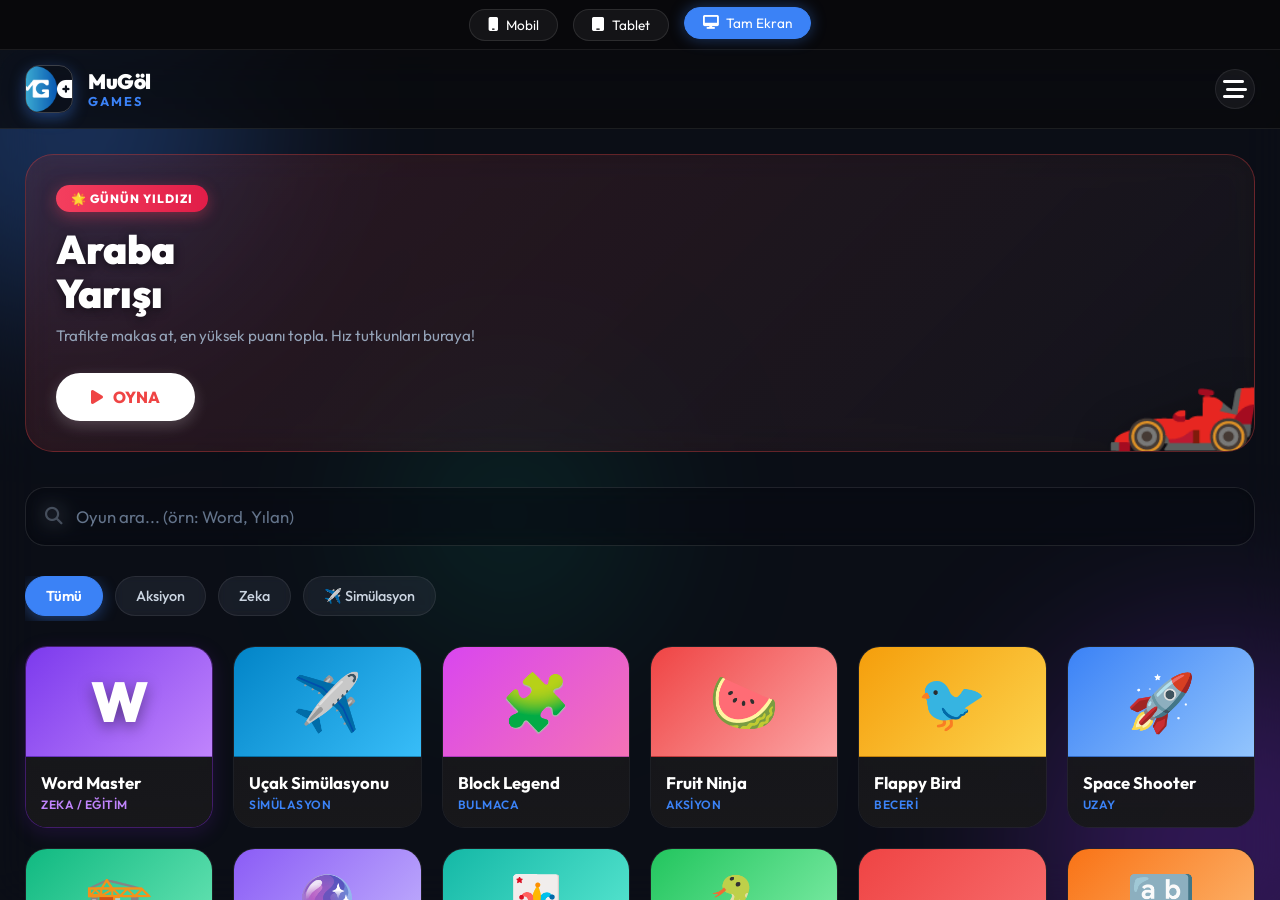
<file: ai_studio_code (15) (17).html>
<!DOCTYPE html>
<html lang="tr">
<head>
    <meta charset="UTF-8">
    <meta name="viewport" content="width=device-width, initial-scale=1.0, maximum-scale=1.0, user-scalable=no">
    <title>MuGöl GAMES - Oyun Portalı</title>
    <link href="https://cdnjs.cloudflare.com/ajax/libs/font-awesome/6.4.0/css/all.min.css" rel="stylesheet">
    <link href="https://fonts.googleapis.com/css2?family=Outfit:wght@300;400;500;600;700;900&display=swap" rel="stylesheet">
    <!-- Google AdSense -->
    <script async src="https://pagead2.googlesyndication.com/pagead/js/adsbygoogle.js?client=ca-pub-1880946354382681" crossorigin="anonymous"></script>
    <!-- AMP Auto Ads -->
    <script async custom-element="amp-auto-ads"
            src="https://cdn.ampproject.org/v0/amp-auto-ads-0.1.js">
    </script>
    
    <style>
        :root {
            --bg-dark: #09090b; /* Daha derin bir siyah/gri */
            --bg-card: rgba(24, 24, 27, 0.6); /* Glassmorphism için saydamlaştırıldı */
            --primary: #3b82f6; 
            --primary-glow: rgba(59, 130, 246, 0.4);
            --accent: #f43f5e;
            --text-main: #f8fafc;
            --text-sub: #94a3b8;
            --glass-border: 1px solid rgba(255, 255, 255, 0.08);
        }

        * {
            margin: 0;
            padding: 0;
            box-sizing: border-box;
            font-family: 'Outfit', sans-serif;
            -webkit-tap-highlight-color: transparent;
        }

        body {
            background-color: #020617;
            color: var(--text-main);
            height: 100vh;
            overflow: hidden;
            display: flex;
            flex-direction: column;
        }

        /* --- SİMÜLASYON KONTROL BARI --- */
        .simulator-bar {
            height: 50px;
            background: rgba(9, 9, 11, 0.9);
            border-bottom: var(--glass-border);
            display: flex;
            align-items: center;
            justify-content: center;
            gap: 15px;
            z-index: 9999;
            backdrop-filter: blur(10px);
        }

        .sim-btn {
            background: rgba(255,255,255,0.05);
            border: 1px solid rgba(255,255,255,0.1);
            color: #fff;
            padding: 6px 18px;
            border-radius: 30px;
            cursor: pointer;
            font-size: 0.85rem;
            transition: all 0.3s cubic-bezier(0.25, 0.8, 0.25, 1);
            display: flex;
            align-items: center;
            gap: 8px;
        }

        .sim-btn:hover, .sim-btn.active {
            background: var(--primary);
            border-color: var(--primary);
            box-shadow: 0 0 15px var(--primary-glow);
            transform: translateY(-2px);
        }

        /* --- ANA UYGULAMA ALANI & HAREKETLİ ARKA PLAN --- */
        .app-container {
            flex: 1;
            display: flex;
            justify-content: center;
            background: var(--bg-dark);
            position: relative;
            overflow: hidden;
        }

        .bg-gradient {
            position: absolute;
            width: 100%; height: 100%;
            z-index: 0;
            overflow: hidden;
        }

        /* Animasyonlu Neon Küreler (Bloblar) */
        .blob {
            position: absolute;
            border-radius: 50%;
            filter: blur(90px);
            opacity: 0.5;
            animation: floatBlob 15s infinite alternate ease-in-out;
            will-change: transform;
        }
        .blob-1 { width: 350px; height: 350px; background: #3b82f6; top: -100px; left: -100px; }
        .blob-2 { width: 400px; height: 400px; background: #8a2be2; bottom: -150px; right: -150px; animation-delay: -5s; }
        .blob-3 { width: 250px; height: 250px; background: #059669; top: 40%; left: 30%; opacity: 0.3; animation-delay: -10s; }

        @keyframes floatBlob { 
            0% { transform: translate(0, 0) scale(1); }
            100% { transform: translate(60px, 80px) scale(1.1); }
        }

        .device-frame {
            background: rgba(15, 23, 42, 0.4);
            backdrop-filter: blur(20px);
            width: 100%;
            height: 100%;
            position: relative;
            z-index: 1;
            display: flex;
            flex-direction: column;
            transition: all 0.5s cubic-bezier(0.25, 0.8, 0.25, 1);
        }

        /* --- HEADER & LOGO --- */
        .header {
            padding: 15px 25px;
            display: flex;
            align-items: center;
            justify-content: space-between;
            background: rgba(9, 9, 11, 0.7);
            backdrop-filter: blur(20px);
            -webkit-backdrop-filter: blur(20px);
            border-bottom: var(--glass-border);
            z-index: 50;
        }

        .logo-area { display: flex; align-items: center; gap: 15px; }

        .logo-box {
            width: 48px; height: 48px;
            background: linear-gradient(135deg, var(--primary), #60a5fa);
            border-radius: 14px; /* Yuvarlak yerine modern kare-oval arası */
            display: flex; align-items: center; justify-content: center;
            box-shadow: 0 5px 15px var(--primary-glow);
            font-size: 1.5rem; color: white; overflow: hidden;
            border: 1px solid rgba(255,255,255,0.2);
        }

        .logo-title { font-weight: 900; font-size: 1.3rem; letter-spacing: -0.5px; color: #fff; line-height: 1.2; }
        .logo-subtitle { font-size: 0.8rem; color: var(--primary); font-weight: 700; letter-spacing: 2px; text-transform: uppercase; }

        .menu-btn {
            font-size: 1.5rem;
            color: #fff;
            cursor: pointer;
            transition: transform 0.2s, color 0.2s;
            width: 40px; height: 40px;
            display: flex; align-items: center; justify-content: center;
            background: rgba(255,255,255,0.05);
            border-radius: 50%; border: var(--glass-border);
        }
        .menu-btn:hover { transform: scale(1.05); background: rgba(255,255,255,0.1); color: var(--primary); }

        /* Filtre Butonları */
        .filter-btn {
            background: rgba(255,255,255,0.05);
            color: #cbd5e1;
            border: var(--glass-border);
            padding: 10px 20px;
            border-radius: 30px;
            white-space: nowrap;
            font-size: 0.9rem; font-weight: 500;
            cursor: pointer;
            transition: all 0.3s ease;
            backdrop-filter: blur(5px);
        }

        .filter-btn:hover { background: rgba(255,255,255,0.1); color: #fff; }

        .filter-btn.active {
            background: var(--primary); border-color: var(--primary);
            color: #fff; box-shadow: 0 4px 15px var(--primary-glow); font-weight: 600;
        }

        /* --- İÇERİK & CUSTOM SCROLLBAR --- */
        .content {
            flex: 1;
            overflow-y: auto;
            padding: 25px;
            padding-bottom: 80px;
            scroll-behavior: smooth;
        }

        .content::-webkit-scrollbar { width: 6px; }
        .content::-webkit-scrollbar-track { background: transparent; }
        .content::-webkit-scrollbar-thumb { background: rgba(255,255,255,0.15); border-radius: 10px; }
        .content::-webkit-scrollbar-thumb:hover { background: rgba(255,255,255,0.3); }

        /* HERO SECTION (Animasyonlu Günün Yıldızı) */
        .hero-card {
            background: linear-gradient(135deg, rgba(59, 130, 246, 0.15), rgba(138, 43, 226, 0.1));
            border: 1px solid rgba(255, 255, 255, 0.08);
            border-radius: 28px;
            padding: 30px;
            margin-bottom: 35px;
            position: relative;
            overflow: hidden;
            backdrop-filter: blur(15px);
            transition: all 0.5s ease;
        }
        
        .hero-card:hover { border-color: rgba(255,255,255,0.15); box-shadow: 0 15px 35px rgba(0,0,0,0.4); }

        .hero-badge {
            background: linear-gradient(90deg, var(--accent), #e11d48);
            color: white; padding: 6px 15px; border-radius: 20px;
            font-size: 0.75rem; font-weight: 800; letter-spacing: 1px;
            display: inline-block; margin-bottom: 15px;
            box-shadow: 0 4px 15px rgba(244, 63, 94, 0.4);
        }

        .hero-title { font-size: 2.5rem; font-weight: 900; margin-bottom: 10px; line-height: 1.1; color: #fff; text-shadow: 0 2px 10px rgba(0,0,0,0.5); }
        .hero-desc { color: var(--text-sub); font-size: 0.95rem; max-width: 65%; margin-bottom: 25px; line-height: 1.5; }

        .hero-btn {
            background: #fff; color: #000; border: none;
            padding: 14px 35px; border-radius: 50px;
            font-size: 1rem; font-weight: 800; cursor: pointer;
            display: inline-flex; align-items: center; gap: 10px;
            transition: all 0.3s cubic-bezier(0.25, 0.8, 0.25, 1);
            box-shadow: 0 5px 15px rgba(255,255,255,0.2);
        }
        
        .hero-btn:hover { box-shadow: 0 8px 25px rgba(255, 255, 255, 0.3); transform: translateY(-3px); background: #f8fafc; }
        .hero-btn:active { transform: translateY(0) scale(0.95); }

        .hero-img {
            position: absolute; right: -10px; bottom: -10px;
            font-size: 8rem; opacity: 0.9;
            filter: drop-shadow(0 15px 25px rgba(0,0,0,0.6));
            animation: floatHeroIcon 4s ease-in-out infinite;
        }

        @keyframes floatHeroIcon {
            0% { transform: translateY(0) rotate(-15deg); }
            50% { transform: translateY(-15px) rotate(-10deg); }
            100% { transform: translateY(0) rotate(-15deg); }
        }

        /* Arama Kutusu */
        .search-container { position: relative; margin-bottom: 30px; }
        .search-icon { position: absolute; left: 20px; top: 50%; transform: translateY(-50%); color: var(--text-sub); font-size: 1.1rem; }
        .search-input {
            width: 100%;
            background: rgba(0,0,0,0.3);
            border: 1px solid rgba(255,255,255,0.1);
            padding: 18px 20px 18px 50px;
            border-radius: 20px;
            color: #fff; font-size: 1.05rem;
            transition: all 0.3s;
            backdrop-filter: blur(10px);
        }
        .search-input::placeholder { color: #64748b; }
        .search-input:focus { outline: none; border-color: var(--primary); box-shadow: 0 0 20px var(--primary-glow); background: rgba(0,0,0,0.5); }

        /* Oyunlar Grid */
        .games-grid {
            display: grid;
            grid-template-columns: repeat(auto-fill, minmax(160px, 1fr));
            gap: 20px;
        }

        .game-card {
            background: var(--bg-card);
            border-radius: 22px;
            overflow: hidden;
            cursor: pointer;
            transition: all 0.3s cubic-bezier(0.25, 0.8, 0.25, 1);
            border: 1px solid rgba(255,255,255,0.05);
            position: relative;
            backdrop-filter: blur(10px);
        }

        .game-card:hover { 
            transform: translateY(-8px); 
            box-shadow: 0 15px 30px rgba(0,0,0,0.4); 
            border-color: rgba(255,255,255,0.2);
        }
        .game-card:active { transform: translateY(-3px) scale(0.97); }

        .game-thumb {
            height: 110px;
            display: flex; align-items: center; justify-content: center;
            font-size: 3.5rem;
            transition: transform 0.4s cubic-bezier(0.25, 0.8, 0.25, 1);
            border-bottom: 1px solid rgba(0,0,0,0.2);
        }
        
        .game-card:hover .game-thumb { transform: scale(1.08); }

        .game-card:nth-child(odd) .game-thumb { background: linear-gradient(135deg, #4f46e5, #818cf8); }
        .game-card:nth-child(even) .game-thumb { background: linear-gradient(135deg, #059669, #34d399); }

        .game-info {
            padding: 15px; position: relative; z-index: 2;
            background: linear-gradient(to top, rgba(24,24,27,0.95), rgba(24,24,27,0.8));
        }

        .game-title { font-size: 1.05rem; font-weight: 700; margin-bottom: 4px; white-space: nowrap; overflow: hidden; text-overflow: ellipsis; color: #fff; }
        .game-cat { font-size: 0.75rem; color: var(--primary); font-weight: 600; text-transform: uppercase; letter-spacing: 0.5px; }

        /* Footer & Privacy */
        .footer-menu {
            margin-top: 40px; text-align: center; padding-top: 25px;
            border-top: 1px solid rgba(255,255,255,0.05);
        }

        .privacy-link { color: #64748b; text-decoration: none; font-size: 0.85rem; border-bottom: 1px dashed #64748b; cursor: pointer; transition: color 0.3s; }
        .privacy-link:hover { color: #fff; border-color: #fff; }

        /* Geliştirilmiş Yükleniyor Ekranı (Loader) */
        .page-loader {
            position: fixed; top: 0; left: 0; width: 100%; height: 100%;
            background: rgba(4, 9, 20, 0.95); backdrop-filter: blur(15px); -webkit-backdrop-filter: blur(15px);
            z-index: 100000; display: flex; flex-direction: column; align-items: center; justify-content: center;
            opacity: 0; visibility: hidden; transition: 0.4s ease; color: #fff;
        }

        .page-loader.active { opacity: 1; visibility: visible; }

        .loader-spinner {
            width: 60px; height: 60px;
            border: 4px solid rgba(59, 130, 246, 0.1); border-top-color: var(--primary);
            border-radius: 50%; animation: spin 0.8s cubic-bezier(0.5, 0.1, 0.4, 0.9) infinite;
            box-shadow: 0 0 20px var(--primary-glow);
        }

        @keyframes spin { 100% { transform: rotate(360deg); } }

        /* Modal */
        .modal-overlay {
            position: fixed; top: 0; left: 0; width: 100%; height: 100%;
            background: rgba(0,0,0,0.8); z-index: 10000;
            display: flex; align-items: center; justify-content: center;
            opacity: 0; visibility: hidden; transition: 0.3s; backdrop-filter: blur(8px); padding: 20px;
        }

        .modal-overlay.active { opacity: 1; visibility: visible; }

        .modal-box {
            background: #18181b; width: 100%; max-width: 450px;
            border-radius: 28px; padding: 35px; border: 1px solid rgba(255,255,255,0.1);
            position: relative; transform: translateY(30px) scale(0.95); transition: 0.4s cubic-bezier(0.25, 0.8, 0.25, 1);
            box-shadow: 0 25px 50px rgba(0,0,0,0.6);
        }

        .modal-overlay.active .modal-box { transform: translateY(0) scale(1); }

        .modal-close {
            position: absolute; top: 20px; right: 20px; font-size: 1.5rem; color: #94a3b8;
            cursor: pointer; width: 40px; height: 40px; background: rgba(255,255,255,0.05);
            border-radius: 50%; display: flex; align-items: center; justify-content: center; transition: all 0.3s;
        }
        .modal-close:hover { background: rgba(244, 63, 94, 0.2); color: #f43f5e; transform: rotate(90deg); }

        /* RESPONSIVE */
        .device-frame.tablet { width: 768px; height: 95vh; border-radius: 35px; border: 12px solid #27272a; margin-top: 20px; box-shadow: 0 0 50px rgba(0,0,0,0.8); }
        .device-frame.mobile-sim { width: 375px; height: 90vh; border-radius: 45px; border: 12px solid #27272a; margin-top: 20px; box-shadow: 0 0 50px rgba(0,0,0,0.8); }
        @media (max-width: 768px) {
            .simulator-bar { display: none !important; }
            .app-container { padding: 0; }
            .device-frame { width: 100% !important; height: 100% !important; border: none !important; border-radius: 0 !important; margin: 0 !important; }
            .games-grid { grid-template-columns: repeat(auto-fill, minmax(140px, 1fr)); gap: 15px; }
            .hero-title { font-size: 2rem; }
            .hero-img { font-size: 6rem; right: -15px; bottom: -10px; }
        }
    </style>
</head>
<body>
    <!-- AMP Otomatik Reklamlar -->
    <amp-auto-ads type="adsense"
            data-ad-client="ca-pub-1880946354382681">
    </amp-auto-ads>

    <!-- Geçiş / Yükleniyor Ekranı -->
    <div class="page-loader" id="pageLoader">
        <div class="loader-spinner"></div>
        <div style="margin-top: 20px; font-weight: 800; letter-spacing: 3px; font-size: 0.9rem; color: var(--primary);">OYUN BAŞLATILIYOR</div>
    </div>

    <!-- SİMÜLASYON BARI (Telefonda GİZLİ) -->
    <div class="simulator-bar">
        <button class="sim-btn" onclick="setMode('mobile-sim')"><i class="fa-solid fa-mobile"></i> Mobil</button>
        <button class="sim-btn" onclick="setMode('tablet')"><i class="fa-solid fa-tablet"></i> Tablet</button>
        <button class="sim-btn active" onclick="setMode('desktop')"><i class="fa-solid fa-desktop"></i> Tam Ekran</button>
    </div>

    <div class="app-container">
        <!-- Hareketli Bloblar (Yeni Arka Plan) -->
        <div class="bg-gradient">
            <div class="blob blob-1"></div>
            <div class="blob blob-2"></div>
            <div class="blob blob-3"></div>
        </div>

        <div class="device-frame" id="deviceFrame">
            <!-- HEADER -->
            <header class="header">
                <div class="logo-area">
                    <div class="logo-box">
                        <img src="logo.png" style="width:100%; height:100%; object-fit:contain; display:none;" onload="this.style.display='block'; this.parentElement.style.background='transparent';" onerror="this.style.display='none'">
                        <i class="fa-solid fa-gamepad"></i>
                    </div>
                    <div>
                        <div class="logo-title">MuGöl</div>
                        <div class="logo-subtitle">GAMES</div>
                    </div>
                </div>
                <div class="menu-btn" onclick="alert('Menü yakında aktif!')">
                    <i class="fa-solid fa-bars-staggered"></i>
                </div>
            </header>

            <!-- İÇERİK -->
            <div class="content">
                
                <!-- GÜNÜN YILDIZI (Otomatik Değişir) -->
                <div class="hero-card" id="dailyHero">
                    <span class="hero-badge" id="heroBadge">🌟 GÜNÜN YILDIZI</span>
                    <h1 class="hero-title" id="heroTitle">Yükleniyor...</h1>
                    <p class="hero-desc" id="heroDesc">Oyun bilgileri getiriliyor...</p>
                    <button class="hero-btn" id="heroBtn">
                        <i class="fa-solid fa-play"></i> OYNA
                    </button>
                    <div class="hero-img" id="heroIcon">🎮</div>
                </div>

                <!-- ARAMA & FİLTRE -->
                <div class="search-container">
                    <i class="fa-solid fa-magnifying-glass search-icon"></i>
                    <input type="text" class="search-input" placeholder="Oyun ara... (örn: Word, Yılan)" id="searchInput">
                </div>

                <div style="display:flex; gap:12px; overflow-x:auto; margin-bottom:25px; padding-bottom:5px; scrollbar-width: none;">
                    <button class="filter-btn active" id="filter-all" onclick="filterGames('all')">Tümü</button>
                    <button class="filter-btn" id="filter-action" onclick="filterGames('action')">Aksiyon</button>
                    <button class="filter-btn" id="filter-puzzle" onclick="filterGames('puzzle')">Zeka</button>
                    <button class="filter-btn" id="filter-simulation" onclick="filterGames('simulation')">✈️ Simülasyon</button>
                </div>

                <!-- OYUN LİSTESİ -->
                <div class="games-grid">
                    
                    <!-- YENİ & GÜNCEL OYUN: WORD MASTER (W Sembollü) -->
                    <div class="game-card" data-category="puzzle" onclick="openGame('word-master.html')" style="border-color: rgba(138, 43, 226, 0.4); box-shadow: 0 5px 20px rgba(138, 43, 226, 0.15);">
                        <div class="game-thumb" style="background: linear-gradient(135deg, #7c3aed, #c084fc) !important; font-family: 'Outfit', sans-serif; font-weight: 900; font-size: 3.5rem; color: #fff; text-shadow: 0 5px 15px rgba(0,0,0,0.4);">
                            W
                        </div>
                        <div class="game-info"><div class="game-title">Word Master</div><div class="game-cat" style="color:#c084fc;">Zeka / Eğitim</div></div>
                    </div>

                    <!-- UÇAK SİMÜLASYONU -->
                    <div class="game-card" data-category="simulation" onclick="openGame('ucak-simulasyonu.html')">
                        <div class="game-thumb" style="background: linear-gradient(135deg, #0284c7, #38bdf8) !important;">✈️</div>
                        <div class="game-info"><div class="game-title">Uçak Simülasyonu</div><div class="game-cat">Simülasyon</div></div>
                    </div>
                    
                    <!-- DİĞER OYUNLAR -->
                    <div class="game-card" data-category="puzzle" onclick="openGame('block-puzzle.html')">
                        <div class="game-thumb" style="background: linear-gradient(135deg, #d946ef, #f472b6) !important;">🧩</div>
                        <div class="game-info"><div class="game-title">Block Legend</div><div class="game-cat">Bulmaca</div></div>
                    </div>
                    <div class="game-card" data-category="action" onclick="openGame('fruit-ninja.html')">
                        <div class="game-thumb" style="background: linear-gradient(135deg, #ef4444, #fca5a5) !important;">🍉</div>
                        <div class="game-info"><div class="game-title">Fruit Ninja</div><div class="game-cat">Aksiyon</div></div>
                    </div>
                    <div class="game-card" data-category="action" onclick="openGame('flappy-bird.html')">
                        <div class="game-thumb" style="background: linear-gradient(135deg, #f59e0b, #fcd34d) !important;">🐦</div>
                        <div class="game-info"><div class="game-title">Flappy Bird</div><div class="game-cat">Beceri</div></div>
                    </div>
                    <div class="game-card" data-category="action" onclick="openGame('space-shooter.html')">
                        <div class="game-thumb" style="background: linear-gradient(135deg, #3b82f6, #93c5fd) !important;">🚀</div>
                        <div class="game-info"><div class="game-title">Space Shooter</div><div class="game-cat">Uzay</div></div>
                    </div>
                    <div class="game-card" data-category="puzzle" onclick="openGame('stack-tower.html')">
                        <div class="game-thumb" style="background: linear-gradient(135deg, #10b981, #6ee7b7) !important;">🏗️</div>
                        <div class="game-info"><div class="game-title">Stack Tower</div><div class="game-cat">Zeka</div></div>
                    </div>
                    <div class="game-card" data-category="puzzle" onclick="openGame('bebble.html')">
                        <div class="game-thumb" style="background: linear-gradient(135deg, #8b5cf6, #c4b5fd) !important;">🔮</div>
                        <div class="game-info"><div class="game-title">Bubble Shooter</div><div class="game-cat">Bulmaca</div></div>
                    </div>
                    <div class="game-card" data-category="puzzle" onclick="openGame('kart-eslestirme.html')">
                        <div class="game-thumb" style="background: linear-gradient(135deg, #14b8a6, #5eead4) !important;">🃏</div>
                        <div class="game-info"><div class="game-title">Hafıza Kartları</div><div class="game-cat">Zeka</div></div>
                    </div>
                    <div class="game-card" data-category="action" onclick="openGame('yilan-oyunu.html')">
                        <div class="game-thumb" style="background: linear-gradient(135deg, #22c55e, #86efac) !important;">🐍</div>
                        <div class="game-info"><div class="game-title">Yılan Oyunu</div><div class="game-cat">Klasik</div></div>
                    </div>
                    <div class="game-card" data-category="action" onclick="openGame('araba.html')">
                        <div class="game-thumb" style="background: linear-gradient(135deg, #ef4444, #f87171) !important;">🏎️</div>
                        <div class="game-info"><div class="game-title">Araba Yarışı</div><div class="game-cat">Yarış</div></div>
                    </div>
                    <div class="game-card" data-category="puzzle" onclick="openGame('kelime-ustadi.html')">
                        <div class="game-thumb" style="background: linear-gradient(135deg, #f97316, #fdba74) !important;">🔡</div>
                        <div class="game-info"><div class="game-title">Kelime Üstadı</div><div class="game-cat">Kelime</div></div>
                    </div>
                    <div class="game-card" data-category="puzzle" onclick="openGame('turk-damasi.html')">
                        <div class="game-thumb" style="background: linear-gradient(135deg, #64748b, #cbd5e1) !important;">⚫</div>
                        <div class="game-info"><div class="game-title">Dama Oyunu</div><div class="game-cat">Strateji</div></div>
                    </div>
                    <div class="game-card" data-category="puzzle" onclick="openGame('kızma-birader.html')">
                        <div class="game-thumb" style="background: linear-gradient(135deg, #eab308, #fde047) !important;">🎲</div>
                        <div class="game-info"><div class="game-title">Kızma Birader</div><div class="game-cat">Klasik</div></div>
                    </div>
                </div>

                <div class="footer-menu">
                    <p style="color:#475569; font-weight:600; font-size:0.8rem; margin-bottom:12px; letter-spacing:1px;">MuGöl GAMES v5.0</p>
                    <span class="privacy-link" onclick="openPrivacy()">Gizlilik Politikası</span>
                </div>
            </div>
        </div>
    </div>

    <!-- GİZLİLİK MODALI -->
    <div class="modal-overlay" id="privacyModal">
        <div class="modal-box">
            <div class="modal-close" onclick="closePrivacy()"><i class="fa-solid fa-xmark"></i></div>
            <h2 style="color:#fff; margin-bottom:15px; font-weight: 800;">Gizlilik Politikası</h2>
            <div style="color:#94a3b8; font-size:0.95rem; line-height:1.6;">
                <p>MuGöl GAMES olarak kişisel verilerinizi toplamıyoruz.</p>
                <br>
                <p>Oyun verileriniz yalnızca cihazınızda (Tarayıcı Local Storage) şifrelenmeden saklanır. Sunucu tabanlı herhangi bir veri aktarımı veya kayıt sistemimiz yoktur.</p>
                <br>
                <button onclick="closePrivacy()" style="background:var(--primary); color:#fff; border:none; padding:12px 30px; border-radius:30px; width:100%; margin-top:15px; font-weight: 700; cursor: pointer; font-size: 1rem; box-shadow: 0 5px 15px var(--primary-glow); transition: 0.3s;">Anladım</button>
            </div>
        </div>
    </div>

    <script>
        // OYUN VERİTABANI (Günün Oyunu İçin) - İKONU W OLARAK GÜNCELLENDİ
        const gamesDB =[
            { title: "Word Master", desc: "Gizli İngilizce kelimeleri bul, siber dünyanın hakimi ol!", icon: "W", url: "word-master.html", color: "#8a2be2" },
            { title: "Uçak Simülasyonu", desc: "3D kokpite geç, uçağını kontrol et ve gökyüzünü fethet! Gerçekçi uçuş deneyimi.", icon: "✈️", url: "ucak-simulasyonu.html", color: "#0ea5e9" },
            { title: "Block Legend", desc: "Blokları yerleştir, satırları yok et ve efsanevi kombolar yap!", icon: "🧩", url: "block-puzzle.html", color: "#d946ef" },
            { title: "Fruit Ninja", desc: "Bıçaklarını bile, reflekslerini hazırla! Bombalara dokunmadan meyveleri kes.", icon: "🍉", url: "fruit-ninja.html", color: "#ef4444" },
            { title: "Space Shooter", desc: "Uzay gemini yönet, galaksiyi düşman istilasından kurtar!", icon: "🚀", url: "space-shooter.html", color: "#3b82f6" },
            { title: "Flappy Bird", desc: "Sinirlerine hakim ol! Boruların arasından geç ve rekoru kır.", icon: "🐦", url: "flappy-bird.html", color: "#f59e0b" },
            { title: "Stack Tower", desc: "Blokları üst üste diz ve gökyüzüne ulaşan bir kule inşa et.", icon: "🏗️", url: "stack-tower.html", color: "#10b981" },
            { title: "Bubble Shooter", desc: "Aynı renk topları eşleştir ve patlat. 40 bölümü tamamla!", icon: "🔮", url: "bebble.html", color: "#8b5cf6" },
            { title: "Yılan Oyunu", desc: "Klasik Nokia efsanesi! Yemi ye, uza ama kuyruğuna çarpma.", icon: "🐍", url: "yilan-oyunu.html", color: "#22c55e" },
            { title: "Araba Yarışı", desc: "Trafikte makas at, en yüksek puanı topla. Hız tutkunları buraya!", icon: "🏎️", url: "araba.html", color: "#ef4444" }
        ];

        // GÜNÜN OYUNUNU SEÇEN FONKSİYON
        function updateDailyHero() {
            const today = new Date();
            const start = new Date(today.getFullYear(), 0, 0);
            const diff = today - start;
            const oneDay = 1000 * 60 * 60 * 24;
            const dayOfYear = Math.floor(diff / oneDay);

            const gameIndex = dayOfYear % gamesDB.length;
            const todaysGame = gamesDB[gameIndex];

            document.getElementById('heroTitle').innerHTML = todaysGame.title.replace(' ', '<br>');
            document.getElementById('heroDesc').textContent = todaysGame.desc;
            
            // Eğer "Word Master" (W) ise font ailesini ayarlayıp kalın ve şık gösteriyoruz
            const heroIconEl = document.getElementById('heroIcon');
            heroIconEl.textContent = todaysGame.icon;
            if(todaysGame.icon === 'W') {
                heroIconEl.style.fontFamily = "'Outfit', sans-serif";
                heroIconEl.style.fontWeight = "900";
            } else {
                heroIconEl.style.fontFamily = "inherit";
            }

            document.getElementById('heroBtn').setAttribute('onclick', `openGame('${todaysGame.url}')`);
            
            // Arka planı dinamik olarak değiştir
            const heroCard = document.getElementById('dailyHero');
            heroCard.style.background = `linear-gradient(135deg, ${todaysGame.color}25, rgba(24,24,27,0.5))`;
            heroCard.style.borderColor = `${todaysGame.color}55`;
            
            // Buton rengini hafifçe temaya uydur
            const heroBtn = document.getElementById('heroBtn');
            heroBtn.style.color = todaysGame.color;
        }

        window.addEventListener('load', updateDailyHero);

        // Ekran Kararma (Opacity) Geri Dönüş Bug Çözümü
        window.addEventListener('pageshow', function (event) {
            document.getElementById('pageLoader').classList.remove('active');
        });

        // OYUN AÇMA (Yükleniyor Animasyonu ile)
        function openGame(url) { 
            document.getElementById('pageLoader').classList.add('active');
            setTimeout(() => {
                window.location.href = url;
            }, 450); 
        }

        // --- ARAYÜZ FONKSİYONLARI ---
        function setMode(mode) {
            const frame = document.getElementById('deviceFrame');
            const btns = document.querySelectorAll('.sim-btn');
            btns.forEach(b => b.classList.remove('active'));
            event.currentTarget.classList.add('active');
            frame.className = 'device-frame'; 
            if (mode !== 'desktop') frame.classList.add(mode);
        }

        function openPrivacy() { document.getElementById('privacyModal').classList.add('active'); }
        function closePrivacy() { document.getElementById('privacyModal').classList.remove('active'); }

        // ARAMA SİSTEMİ
        document.getElementById('searchInput').addEventListener('input', function(e) {
            const term = e.target.value.toLowerCase();
            document.querySelectorAll('.game-card').forEach(card => {
                const title = card.querySelector('.game-title').innerText.toLowerCase();
                if (title.includes(term)) {
                    card.style.display = 'block';
                    card.style.animation = 'none'; // reset animation
                } else {
                    card.style.display = 'none';
                }
            });
        });

        // KATEGORİ FİLTRELEME
        function filterGames(category) {
            document.querySelectorAll('.filter-btn').forEach(btn => btn.classList.remove('active'));
            document.getElementById('filter-' + category).classList.add('active');
            
            document.querySelectorAll('.game-card').forEach(card => {
                if (category === 'all' || card.dataset.category === category) {
                    card.style.display = 'block';
                } else {
                    card.style.display = 'none';
                }
            });
        }
    </script>
</body>
</html>
</file>
